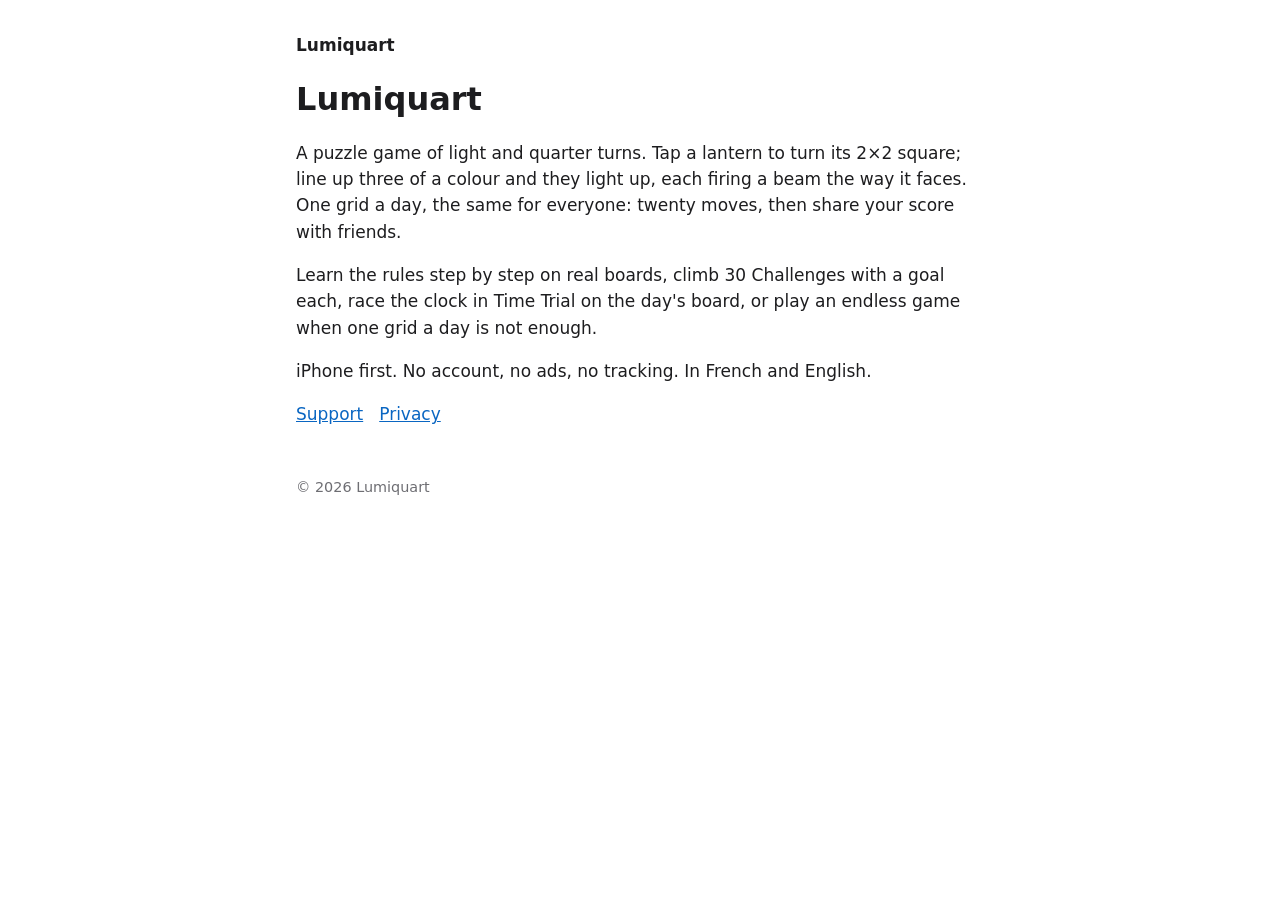
<file: index.html>
<!doctype html>
<html lang="en">
<head>
  <meta charset="utf-8">
  <meta name="viewport" content="width=device-width, initial-scale=1">
  <title>Lumiquart</title>
  <meta name="description" content="Puzzle game: turn 2x2 squares of lanterns, line up three, aim their beams; one shared grid a day">
  <link rel="stylesheet" href="style.css">
</head>
<body>
  <header><a href="./">Lumiquart</a></header>
  <main>
    <h1>Lumiquart</h1>
    <p>A puzzle game of light and quarter turns. Tap a lantern to turn its 2×2 square; line up three of a colour
      and they light up, each firing a beam the way it faces. One grid a day, the same for everyone: twenty moves,
      then share your score with friends.</p>
    <p>Learn the rules step by step on real boards, climb 30 Challenges with a goal each, race the clock in Time
      Trial on the day's board, or play an endless game when one grid a day is not enough.</p>
    <p>iPhone first. No account, no ads, no tracking. In French and English.</p>
    <nav><a href="support.html">Support</a><a href="privacy.html">Privacy</a></nav>
  </main>
  <footer>© 2026 Lumiquart</footer>
</body>
</html>
</file>
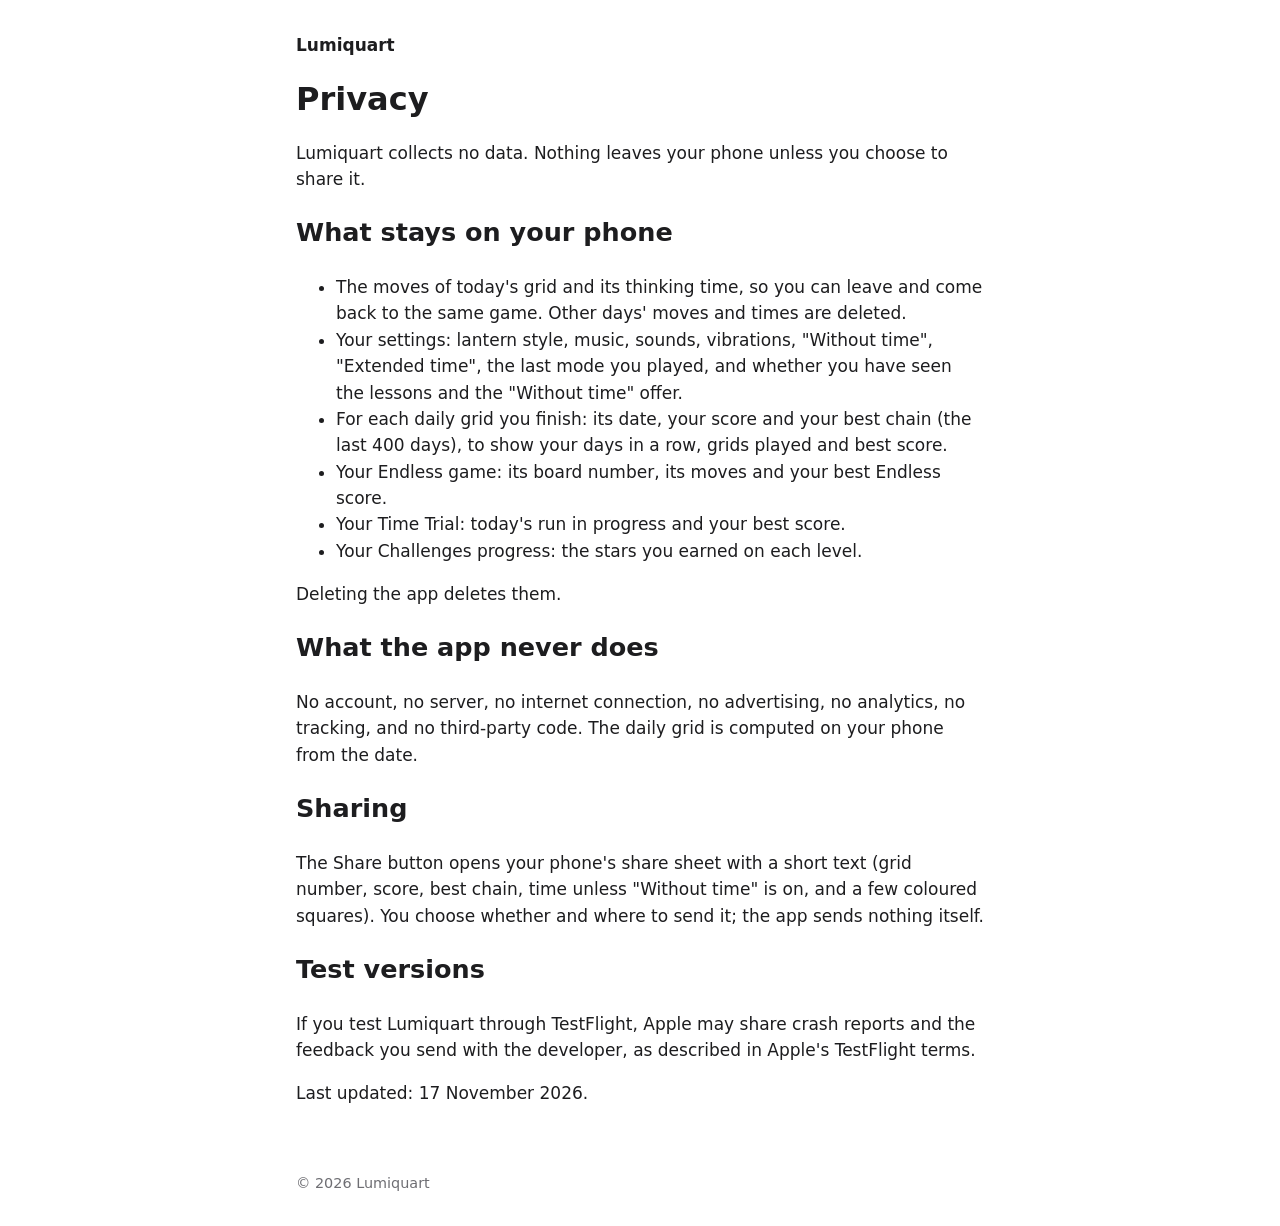
<file: privacy.html>
<!doctype html>
<html lang="en">
<head>
  <meta charset="utf-8">
  <meta name="viewport" content="width=device-width, initial-scale=1">
  <title>Lumiquart privacy</title>
  <link rel="stylesheet" href="style.css">
</head>
<body>
  <header><a href="./">Lumiquart</a></header>
  <main>
    <h1>Privacy</h1>
    <p>Lumiquart collects no data. Nothing leaves your phone unless you choose to share it.</p>
    <h2>What stays on your phone</h2>
    <ul>
      <li>The moves of today's grid and its thinking time, so you can leave and come back to the same game.
        Other days' moves and times are deleted.</li>
      <li>Your settings: lantern style, music, sounds, vibrations, "Without time", "Extended time", the last mode
        you played, and whether you have seen the lessons and the "Without time" offer.</li>
      <li>For each daily grid you finish: its date, your score and your best chain (the last 400 days), to show your
        days in a row, grids played and best score.</li>
      <li>Your Endless game: its board number, its moves and your best Endless score.</li>
      <li>Your Time Trial: today's run in progress and your best score.</li>
      <li>Your Challenges progress: the stars you earned on each level.</li>
    </ul>
    <p>Deleting the app deletes them.</p>
    <h2>What the app never does</h2>
    <p>No account, no server, no internet connection, no advertising, no analytics, no tracking, and no
      third-party code. The daily grid is computed on your phone from the date.</p>
    <h2>Sharing</h2>
    <p>The Share button opens your phone's share sheet with a short text (grid number, score, best chain, time
      unless "Without time" is on, and a few coloured squares). You choose whether and where to send it; the app sends nothing itself.</p>
    <h2>Test versions</h2>
    <p>If you test Lumiquart through TestFlight, Apple may share crash reports and the feedback you send with the
      developer, as described in Apple's TestFlight terms.</p>
    <p>Last updated: 17 November 2026.</p>
  </main>
  <footer>© 2026 Lumiquart</footer>
</body>
</html>
</file>
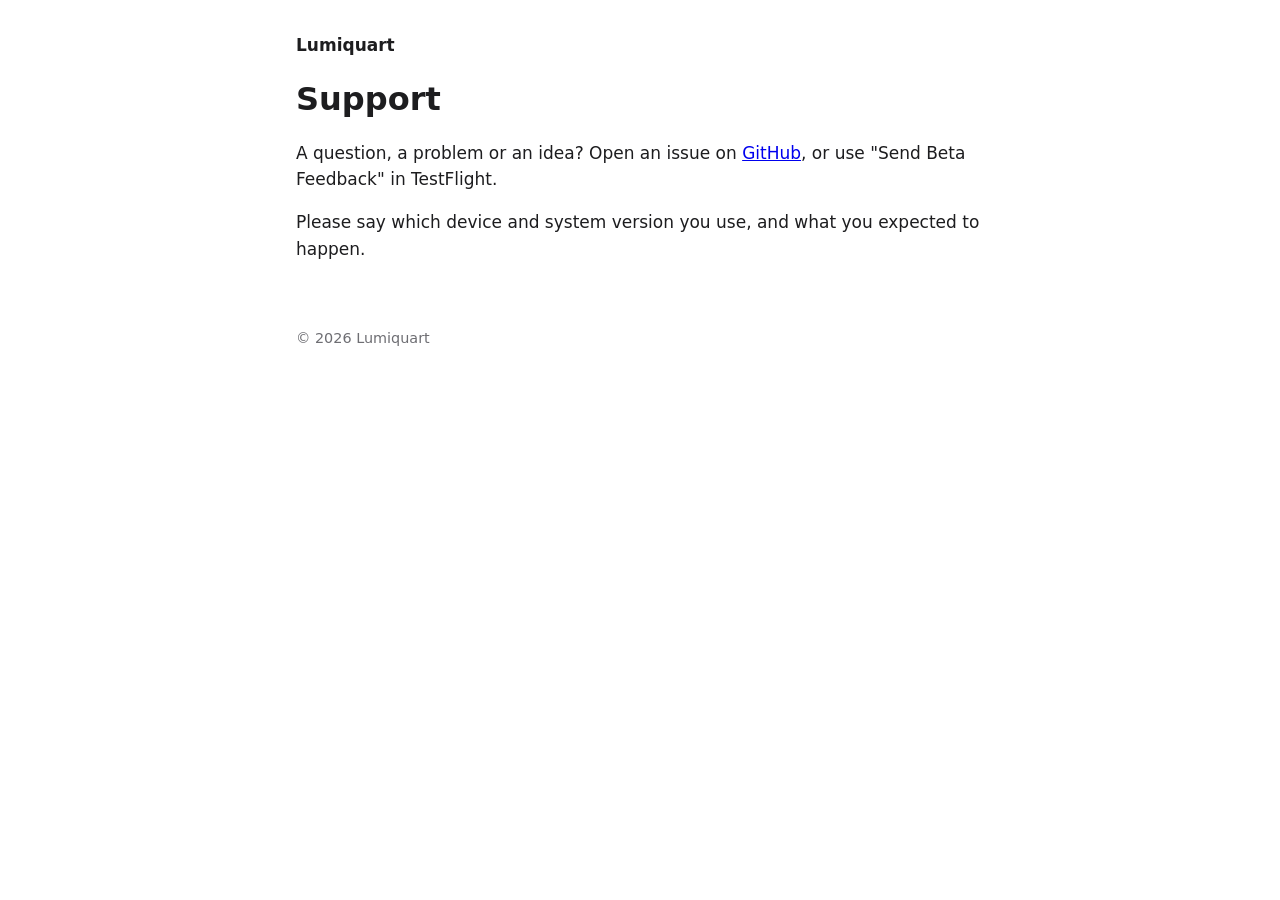
<file: support.html>
<!doctype html>
<html lang="en">
<head>
  <meta charset="utf-8">
  <meta name="viewport" content="width=device-width, initial-scale=1">
  <title>Lumiquart support</title>
  <link rel="stylesheet" href="style.css">
</head>
<body>
  <header><a href="./">Lumiquart</a></header>
  <main>
    <h1>Support</h1>
    <p>A question, a problem or an idea? Open an issue on
      <a href="https://github.com/marked-org/lumiquart-site/issues">GitHub</a>, or use "Send Beta Feedback" in TestFlight.</p>
    <p>Please say which device and system version you use, and what you expected to happen.</p>
  </main>
  <footer>© 2026 Lumiquart</footer>
</body>
</html>
</file>
<file: style.css>
:root { --fg: #1d1d1f; --bg: #ffffff; --muted: #6e6e73; --accent: #0a66c2; }
@media (prefers-color-scheme: dark) { :root { --fg: #f5f5f7; --bg: #111113; --muted: #a1a1a6; --accent: #4ea1ff; } }
* { box-sizing: border-box; }
body { margin: 0; font: 17px/1.55 -apple-system, system-ui, sans-serif; color: var(--fg); background: var(--bg); }
main, header, footer { max-width: 720px; margin: 0 auto; padding: 0 16px; }
header { padding-top: 32px; }
header a { color: var(--fg); text-decoration: none; font-weight: 600; }
nav a { margin-right: 16px; color: var(--accent); }
h1 { font-size: 2rem; line-height: 1.2; }
footer { color: var(--muted); font-size: 0.9rem; padding: 48px 16px 32px; }
</file>
